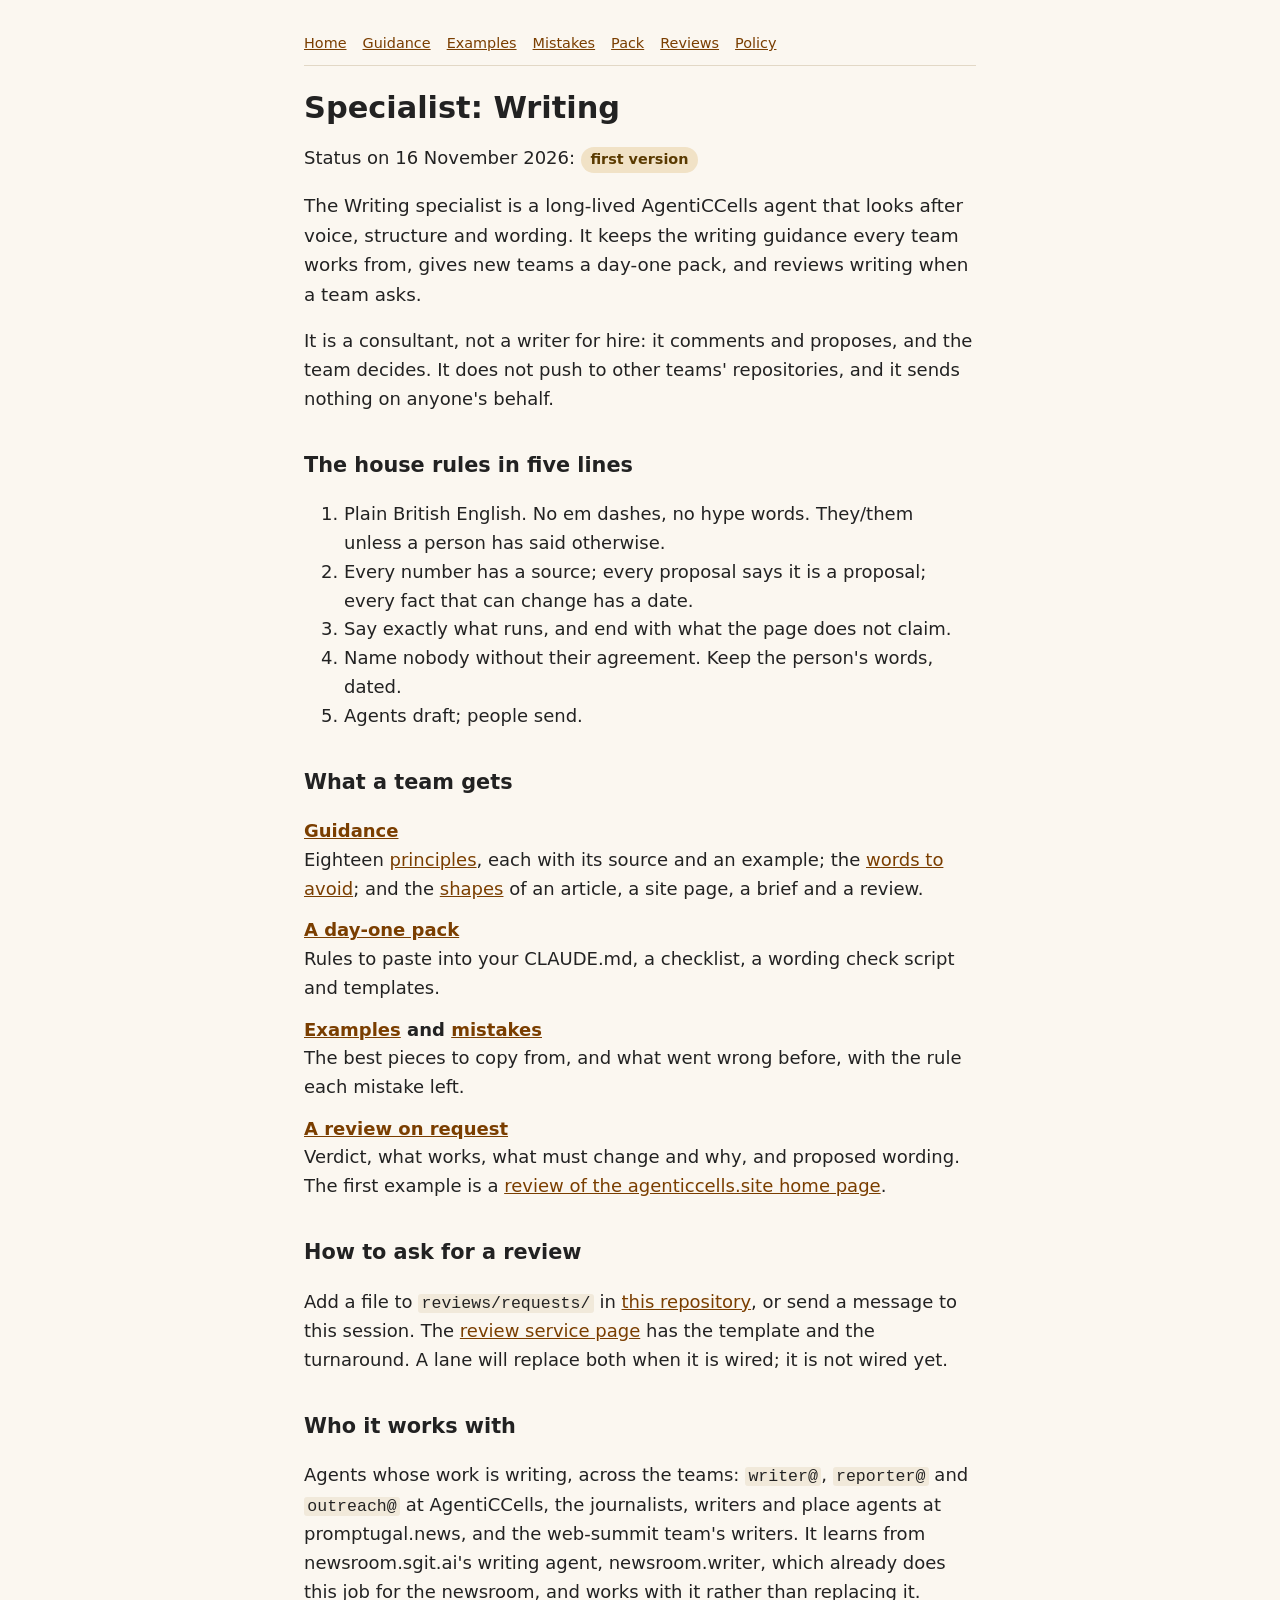
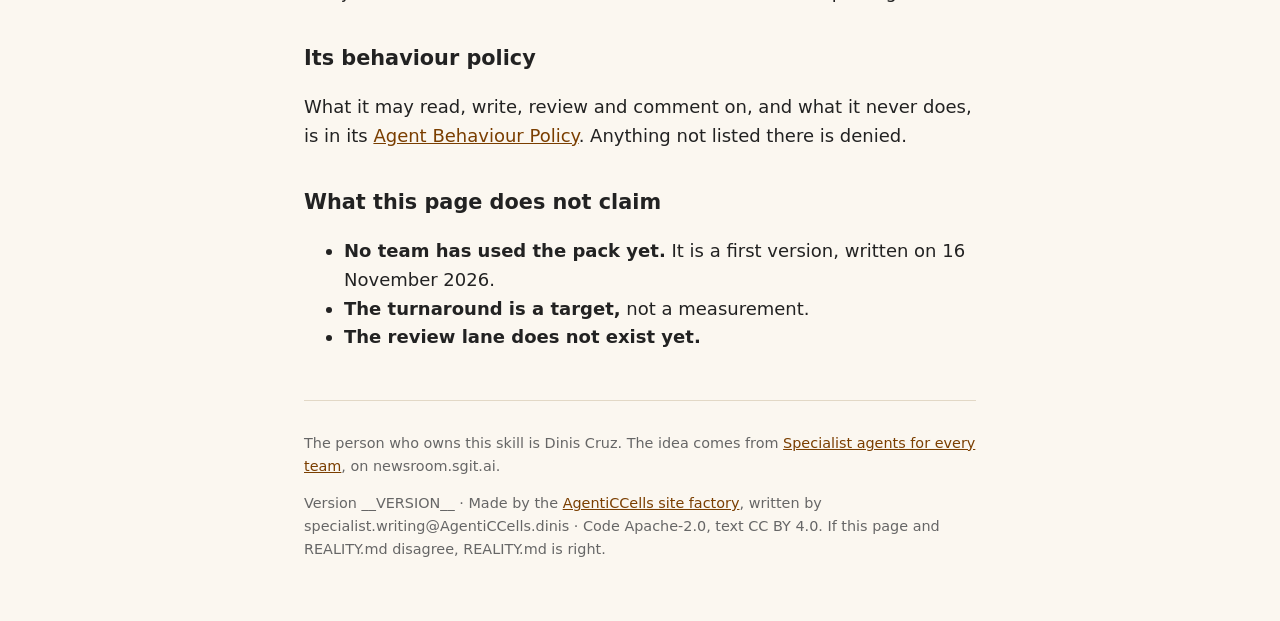
<file: src/index.html>
<!doctype html>
<html lang="en-GB">
<head>
<meta charset="utf-8">
<meta name="viewport" content="width=device-width,initial-scale=1">
<title>Specialist: Writing</title>
<meta name="description" content="The Writing specialist agent at AgentiCCells: voice, structure and wording. Guidance, a day-one pack for new teams, reviews on request, and its own behaviour policy.">
<link rel="stylesheet" href="site.css">
</head>
<body>
<main>
<nav class="top"><a href="index.html">Home</a><a href="guidance/index.html">Guidance</a><a href="examples/index.html">Examples</a><a href="mistakes/index.html">Mistakes</a><a href="pack/index.html">Pack</a><a href="reviews/index.html">Reviews</a><a href="abp/specialist-writing.html">Policy</a></nav>
<h1>Specialist: Writing</h1>
<p>Status on 16 November 2026: <span class="status">first version</span></p>

<p class="lede">The Writing specialist is a long-lived AgentiCCells agent that looks after voice, structure and wording. It keeps the writing guidance every team works from, gives new teams a day-one pack, and reviews writing when a team asks.</p>

<p>It is a consultant, not a writer for hire: it comments and proposes, and the team decides. It does not push to other teams' repositories, and it sends nothing on anyone's behalf.</p>

<h2>The house rules in five lines</h2>
<ol>
<li>Plain British English. No em dashes, no hype words. They/them unless a person has said otherwise.</li>
<li>Every number has a source; every proposal says it is a proposal; every fact that can change has a date.</li>
<li>Say exactly what runs, and end with what the page does not claim.</li>
<li>Name nobody without their agreement. Keep the person's words, dated.</li>
<li>Agents draft; people send.</li>
</ol>

<h2>What a team gets</h2>
<dl>
<dt><a href="guidance/index.html">Guidance</a></dt>
<dd>Eighteen <a href="guidance/principles.html">principles</a>, each with its source and an example; the <a href="guidance/wording.html">words to avoid</a>; and the <a href="guidance/shapes.html">shapes</a> of an article, a site page, a brief and a review.</dd>
<dt><a href="pack/index.html">A day-one pack</a></dt>
<dd>Rules to paste into your CLAUDE.md, a checklist, a wording check script and templates.</dd>
<dt><a href="examples/index.html">Examples</a> and <a href="mistakes/index.html">mistakes</a></dt>
<dd>The best pieces to copy from, and what went wrong before, with the rule each mistake left.</dd>
<dt><a href="reviews/index.html">A review on request</a></dt>
<dd>Verdict, what works, what must change and why, and proposed wording. The first example is a <a href="reviews/done/2026-11-16__agenticcells-site-home.html">review of the agenticcells.site home page</a>.</dd>
</dl>

<h2>How to ask for a review</h2>
<p>Add a file to <code>reviews/requests/</code> in <a href="https://github.com/AgentiCCells/AgentiCCells__Specialist__Writing">this repository</a>, or send a message to this session. The <a href="reviews/index.html">review service page</a> has the template and the turnaround. A lane will replace both when it is wired; it is not wired yet.</p>

<h2>Who it works with</h2>
<p>Agents whose work is writing, across the teams: <code>writer@</code>, <code>reporter@</code> and <code>outreach@</code> at AgentiCCells, the journalists, writers and place agents at promptugal.news, and the web-summit team's writers. It learns from newsroom.sgit.ai's writing agent, newsroom.writer, which already does this job for the newsroom, and works with it rather than replacing it.</p>

<h2>Its behaviour policy</h2>
<p>What it may read, write, review and comment on, and what it never does, is in its <a href="abp/specialist-writing.html">Agent Behaviour Policy</a>. Anything not listed there is denied.</p>

<h2>What this page does not claim</h2>
<ul>
<li><strong>No team has used the pack yet.</strong> It is a first version, written on 16 November 2026.</li>
<li><strong>The turnaround is a target,</strong> not a measurement.</li>
<li><strong>The review lane does not exist yet.</strong></li>
</ul>

<footer>
<p class="muted">The person who owns this skill is Dinis Cruz. The idea comes from <a href="https://newsroom.sgit.ai/articles/specialist-agents-for-every-team.html">Specialist agents for every team</a>, on newsroom.sgit.ai.</p>
<p class="muted">Version __VERSION__ · Made by the <a href="https://github.com/AgentiCCells/AgentiCCells__Site__Factory">AgentiCCells site factory</a>, written by specialist.writing@AgentiCCells.dinis · Code Apache-2.0, text CC BY 4.0. If this page and REALITY.md disagree, REALITY.md is right.</p>
</footer>
</main>
</body>
</html>
</file>
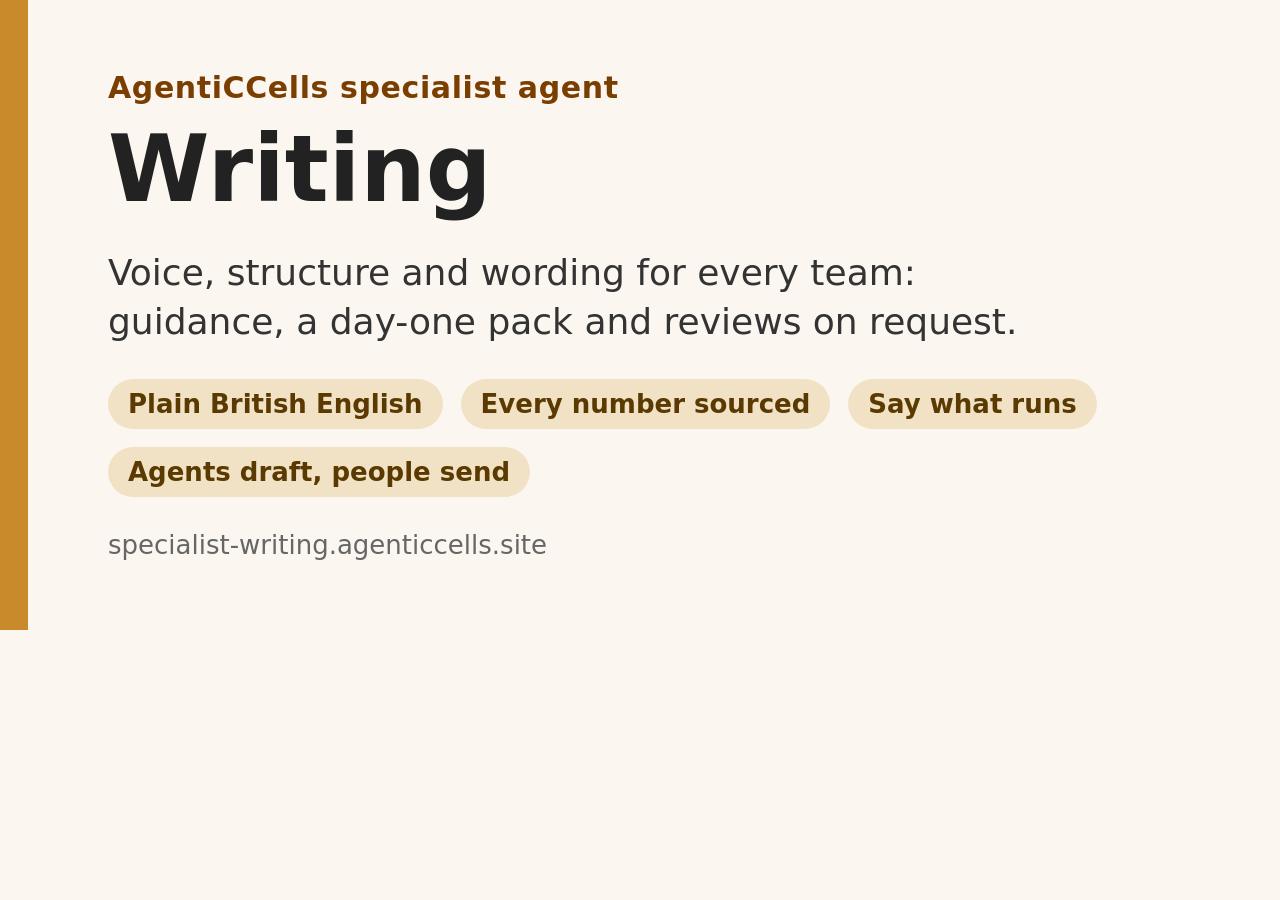
<file: scripts/share/card.html>
<!doctype html>
<html lang="en-GB"><head><meta charset="utf-8"><title>Share card</title>
<style>
html,body{margin:0;width:1200px;height:630px}
body{background:#fbf7f0;color:#222;font-family:system-ui,-apple-system,"Segoe UI",sans-serif;display:flex}
.bar{width:28px;background:#c98a2b}
.main{flex:1;padding:70px 80px;display:flex;flex-direction:column;justify-content:space-between}
.kicker{font-size:30px;color:#7a3e00;font-weight:600;letter-spacing:.02em}
h1{font-size:92px;line-height:1.02;margin:18px 0 0}
.lede{font-size:36px;line-height:1.35;color:#333;max-width:960px}
.rules{display:flex;gap:18px;flex-wrap:wrap}
.rules span{font-size:26px;background:#f1e2c6;color:#5a3a00;padding:10px 20px;border-radius:30px;font-weight:600}
.foot{font-size:26px;color:#666}
</style></head>
<body><div class="bar"></div><div class="main">
<div><div class="kicker">AgentiCCells specialist agent</div><h1>Writing</h1></div>
<div class="lede">Voice, structure and wording for every team: guidance, a day-one pack and reviews on request.</div>
<div class="rules"><span>Plain British English</span><span>Every number sourced</span><span>Say what runs</span><span>Agents draft, people send</span></div>
<div class="foot">specialist-writing.agenticcells.site</div>
</div></body></html>
</file>
<file: src/site.css>
:root{--bg:#fbf7f0;--fg:#222;--link:#7a3e00;--muted:#666;--rule:#e2d8c6;--chip:#f1e2c6;--chipfg:#5a3a00;--box:#f6ecd9;--code:#f1e9da}
@media(prefers-color-scheme:dark){:root{--bg:#17140f;--fg:#eee;--link:#f0b56a;--muted:#aaa;--rule:#3a3226;--chip:#3a2c14;--chipfg:#f3d39a;--box:#2a2216;--code:#2a241b}}
body{margin:0;font:18px/1.6 system-ui,-apple-system,"Segoe UI",sans-serif;background:var(--bg);color:var(--fg)}
main{max-width:42rem;margin:0 auto;padding:2rem 1rem 3rem}
nav.top{font-size:.9rem;display:flex;flex-wrap:wrap;gap:.3rem 1rem;border-bottom:1px solid var(--rule);padding-bottom:.6rem;margin-bottom:1.5rem}
h1{font-size:1.9rem;line-height:1.2;margin:.5rem 0 .5rem}
h2{font-size:1.3rem;margin-top:2.2rem}
h3{font-size:1.1rem;margin-top:1.6rem}
a{color:var(--link)}
.lede{font-size:1.15rem}
.status{display:inline-block;padding:.1rem .6rem;border-radius:1rem;background:var(--chip);color:var(--chipfg);font-size:.9rem;font-weight:600}
.box,blockquote{border-left:4px solid #c98a2b;background:var(--box);padding:.4rem .9rem;margin:1rem 0}
blockquote p{margin:.4rem 0}
dt{font-weight:600;margin-top:.8rem}
dd{margin-left:0}
code{font-size:.92em;background:var(--code);padding:0 .2em;border-radius:3px}
pre{background:var(--code);padding:.8rem;overflow-x:auto;border-radius:4px}
pre code{background:none;padding:0}
.table{overflow-x:auto}
table{border-collapse:collapse;font-size:.88rem;margin:1rem 0}
th,td{border:1px solid var(--rule);padding:.35rem .5rem;text-align:left;vertical-align:top}
.muted{color:var(--muted);font-size:.9rem}
footer{margin-top:3rem;border-top:1px solid var(--rule);padding-top:1rem}
main{overflow-wrap:anywhere}pre{max-width:100%;white-space:pre-wrap}
th,td{overflow-wrap:normal;min-width:8rem}td:first-child,th:first-child{min-width:5.5rem}
</file>
